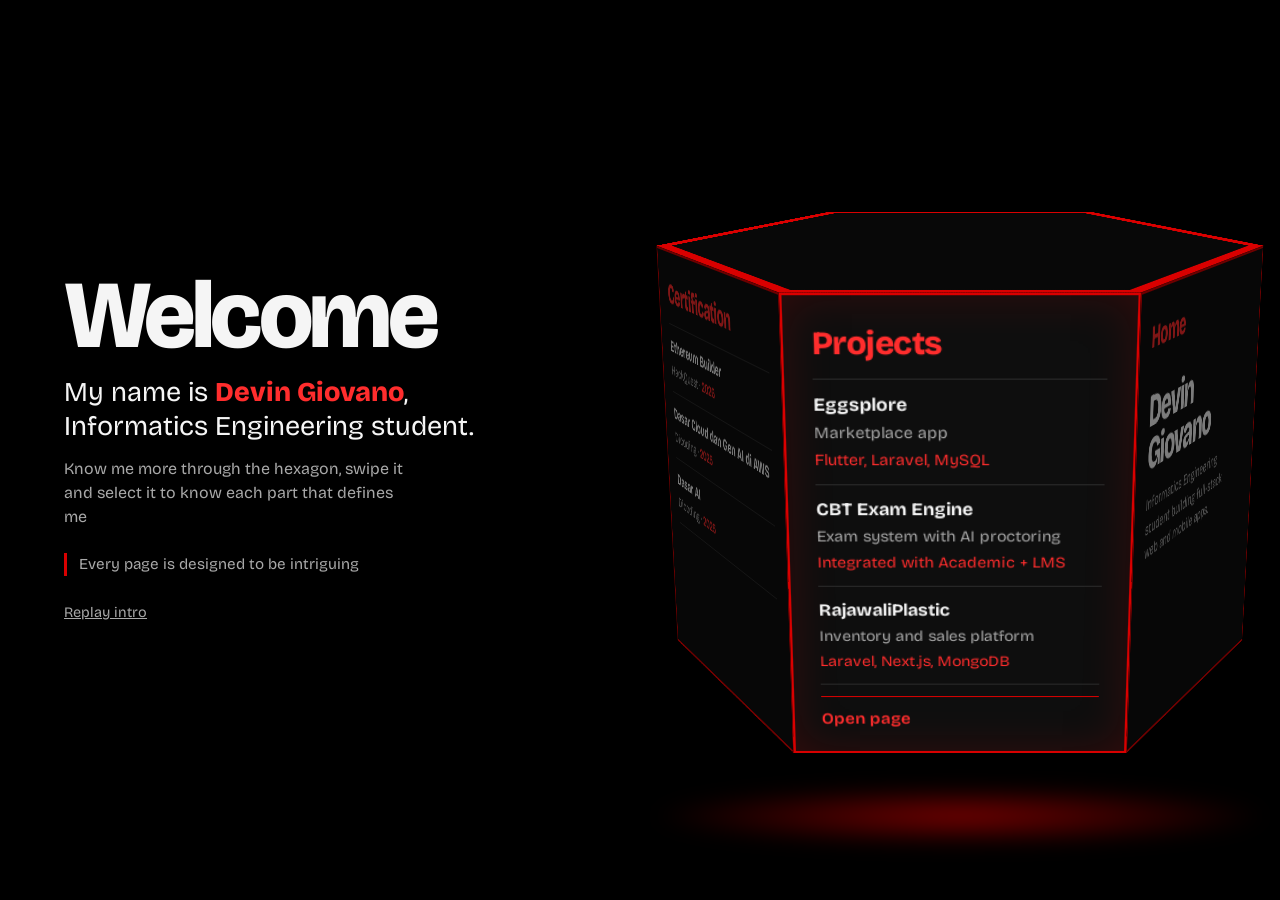
<file: index.html>
<!DOCTYPE html>
<html lang="en">
<head>
<meta charset="utf-8">
<meta name="viewport" content="width=device-width, initial-scale=1, viewport-fit=cover">
<title>Portfolio</title>
<script>document.documentElement.classList.add('js');setTimeout(function(){document.documentElement.classList.add('go')},4000)</script> <!-- failsafe: starts the intro even if the script below fails -->
<link rel="preconnect" href="https://fonts.googleapis.com">
<link rel="preconnect" href="https://fonts.gstatic.com" crossorigin>
<link href="https://fonts.googleapis.com/css2?family=Bricolage+Grotesque:opsz,wght@12..96,400;12..96,600;12..96,800&display=swap" rel="stylesheet">
<link rel="stylesheet" href="css/hexagon.css">
</head>
<body>

<!-- A. OPENING CURTAIN -->
<div class="curtain" id="curtain" aria-hidden="true">
  <div class="half l"><span>GREET</span></div>
  <div class="half r"><span>INGS</span></div>
  <i class="seam"></i>
</div>

<div class="layout">

  <!-- A2. LEFT SIDE: WELCOME TEXT -->
  <section class="intro">
    <h1 class="pop-t t1">Welcome</h1>
    <p class="pop-t t2">My name is <b>Devin Giovano</b>,<br>Informatics Engineering student.</p>
    <p class="pop-t t3">Know me more through the hexagon, swipe it and select it to know each part that defines me</p>
    <p class="pop-t t4">Every page is designed to be intriguing</p>
    <button class="replay" id="replay" type="button">Replay intro</button>
  </section>

  <div class="right">

    <!-- B. 3D STAGE -->
    <div class="stage" id="stage">
      <div class="glow"></div>
      <div class="scaler">
        <div class="pop">
          <div class="tilt">
            <div class="prism" id="prism">

              <!-- B-1. HOME face -->
              <section class="face" style="--i:0" data-i="0" aria-label="Home">
                <h2>Home</h2>
                <div class="home-name">Devin<br>Giovano</div>
                <p class="home-role">Informatics Engineering student building full-stack web and mobile apps.</p>
              </section>

              <!-- B-2. ABOUT ME face -->
              <section class="face" style="--i:1" data-i="1" data-href="aboutme.html" aria-label="About me">
                <h2>About me</h2>
                <p>Informatics Engineering student with a 3.83 GPA and in-depth knowledge of Next.js and Laravel.</p>
                <p class="muted">Committed to delivering tasks efficiently and effectively, as a team leader, a team member, or independently.</p>
                <p class="muted">Based in Jakarta, Indonesia.</p>
              </section>

              <!-- B-3. SKILLS face -->
              <section class="face" style="--i:2" data-i="2" data-href="skillninterest.html#skill" aria-label="Skills">
                <h2>Skills</h2>
                <p class="muted">Tools I build with</p>
                <ul class="chips">
                  <li>Next.js</li>
                  <li>Laravel</li>
                  <li>Flutter</li>
                  <li>Python</li>
                  <li>Java</li>
                  <li>C++</li>
                  <li>React.js</li>
                </ul>
              </section>

              <!-- B-4. INTEREST face -->
              <section class="face" style="--i:3" data-i="3" data-href="skillninterest.html#interest" aria-label="Interest">
                <h2>Interest</h2>
                <p class="muted">Things I keep learning and exploring</p>
                <ul class="chips">
                  <li>Web development</li>
                  <li>Mobile apps</li>
                  <li>UI design</li>
                  <li>AI</li>
                </ul>
              </section>

              <!-- B-5. CERTIFICATION face -->
              <section class="face" style="--i:4" data-i="4" data-href="certification.html" aria-label="Certification">
                <h2>Certification</h2>
                <ul class="rows">
                  <li><b>Ethereum Builder</b><span>HackQuest · <span class="yr">2026</span></span></li>
                  <li><b>Dasar Cloud dan Gen AI di AWS</b><span>Dicoding · <span class="yr">2025</span></span></li>
                  <li><b>Dasar AI</b><span>Dicoding · <span class="yr">2025</span></span></li>
                </ul>
              </section>

              <!-- B-6. PROJECTS face -->
              <section class="face" style="--i:5" data-i="5" data-href="projects.html" aria-label="Projects">
                <h2>Projects</h2>
                <ul class="rows">
                  <li><b>Eggsplore</b><span>Marketplace app</span><br><span class="stack">Flutter, Laravel, MySQL</span></li>
                  <li><b>CBT Exam Engine</b><span>Exam system with AI proctoring</span><br><span class="stack">Integrated with Academic + LMS</span></li>
                  <li><b>RajawaliPlastic</b><span>Inventory and sales platform</span><br><span class="stack">Laravel, Next.js, MongoDB</span></li>
                </ul>
              </section>

              <!-- B-7. TOP and BOTTOM caps -->
              <canvas id="rain" aria-hidden="true"></canvas>
              <div class="cap top"></div>
              <div class="cap bot"></div>
            </div>
          </div>
        </div>
      </div>
    </div>

  </div>
</div>

<!-- D. JAVASCRIPT: drag, snap to a side, buttons, keyboard -->
<script src="js/hexagon.js"></script>
</body>
</html>
</file>
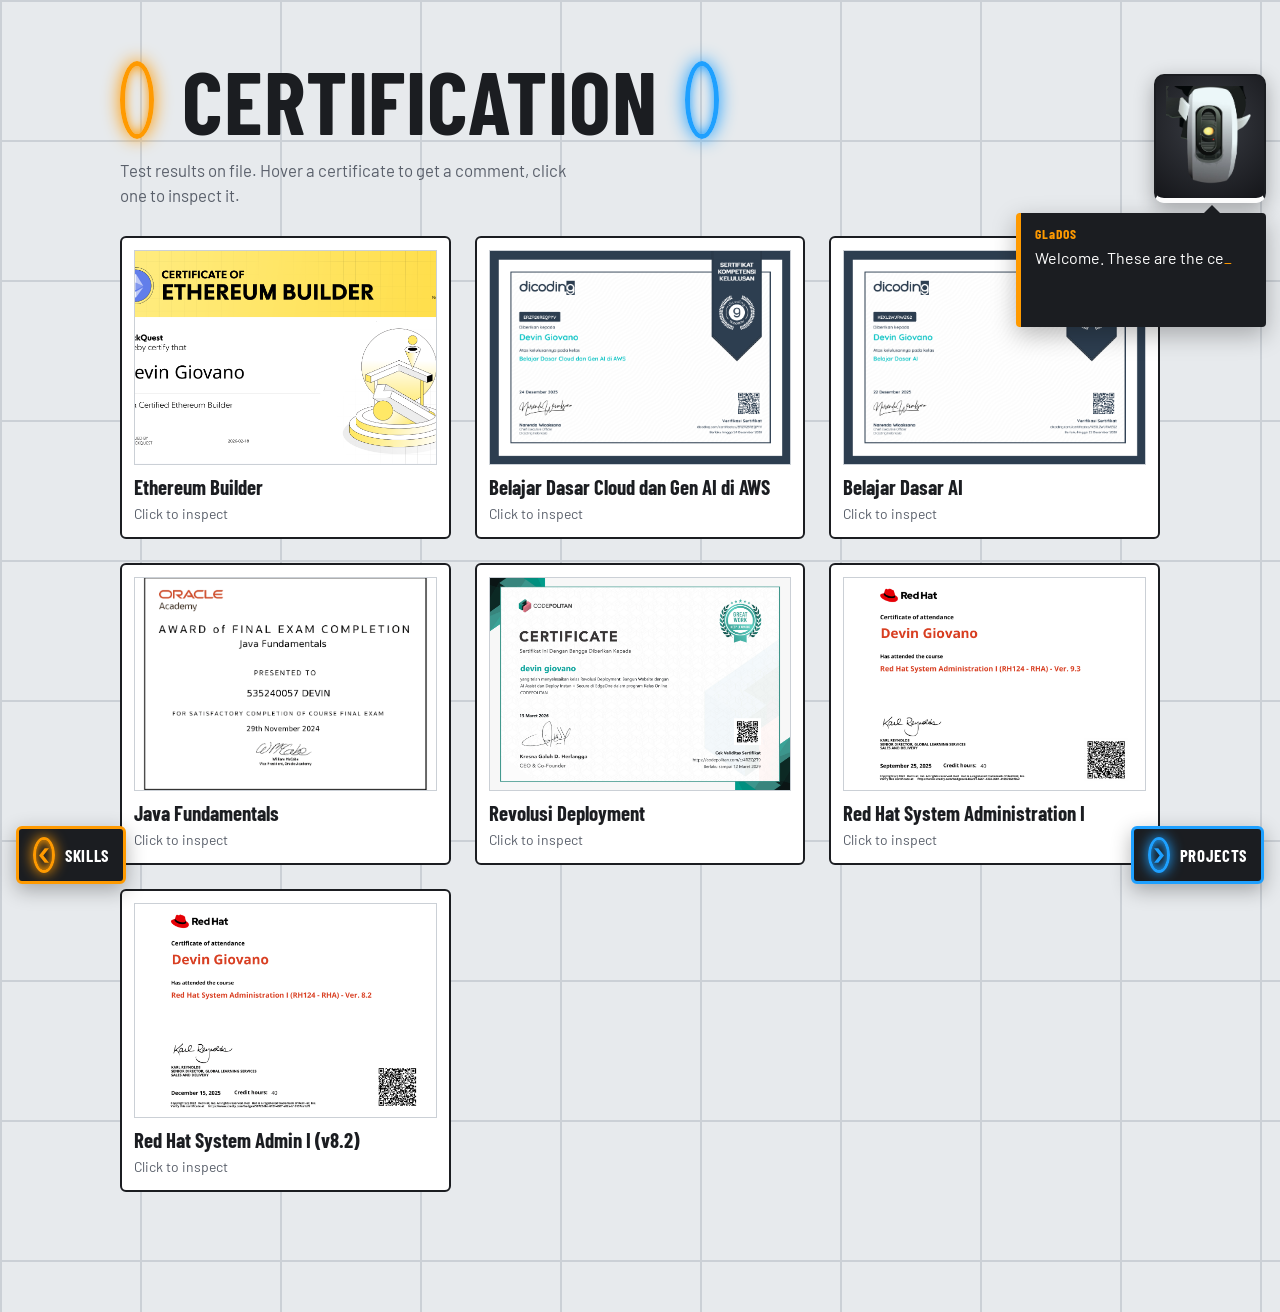
<file: certification.html>
<!DOCTYPE html>
<html lang="en">
<head>
<meta charset="utf-8">
<meta name="viewport" content="width=device-width, initial-scale=1, viewport-fit=cover">
<title>Certification</title>
<link rel="preconnect" href="https://fonts.googleapis.com">
<link rel="preconnect" href="https://fonts.gstatic.com" crossorigin>
<link href="https://fonts.googleapis.com/css2?family=Barlow:wght@400;600&family=Barlow+Condensed:wght@700&display=swap" rel="stylesheet">
<link rel="stylesheet" href="css/portal.css">
</head>
<body>

<!-- side bar -->
<a class="side side-prev" href="skillninterest.html" aria-label="Previous: Skill and Interest">
  <span class="side-portal" aria-hidden="true">
    <svg class="side-ico" viewBox="0 0 14 20"><polygon points="0,0 6,0 14,10 6,20 0,20 8,10"/></svg>
  </span>
  <small>PREV</small>
  <span class="side-t">Skills</span>
</a>
<a class="side side-next" href="projects.html" aria-label="Next: Projects">
  <span class="side-portal" aria-hidden="true">
    <svg class="side-ico" viewBox="0 0 14 20"><polygon points="0,0 6,0 14,10 6,20 0,20 8,10"/></svg>
  </span>
  <small>NEXT</small>
  <span class="side-t">Projects</span>
</a>

<main>
  <section class="hero">
    <div class="wrap">
      <div class="hero-row">
        <span class="portal" aria-hidden="true"></span>
        <h1>Certification</h1>
        <span class="portal blue" aria-hidden="true"></span>
      </div>
      <p>Test results on file. Hover a certificate to get a comment, click one to inspect it.</p>
    </div>
  </section>

  <!-- segment : certificates -->
  <section>
    <div class="wrap">
      <ul class="certs">
      <li><button class="cert" type="button" data-title="Ethereum Builder" data-desc="Certified Ethereum Builder credential issued by HackQuest on 18 February 2026, showing hands-on knowledge of building on Ethereum.">
        <img src="documents/EtheriumBuilder - DG.png" alt="" loading="lazy"><b>Ethereum Builder</b><small>Click to inspect</small></button></li>
      <li><button class="cert" type="button" data-title="Belajar Dasar Cloud dan Gen AI di AWS" data-desc="Dicoding course made with AWS, finished on 24 December 2025. It covers AWS cloud services, global infrastructure, security, pricing and the basics of AI and generative AI.">
        <img src="documents/CloudandGenai - DG.png" alt="" loading="lazy"><b>Belajar Dasar Cloud dan Gen AI di AWS</b><small>Click to inspect</small></button></li>
      <li><button class="cert" type="button" data-title="Belajar Dasar AI" data-desc="Dicoding beginner course on AI fundamentals, finished on 22 December 2025. It covers data for AI, machine learning and deep learning.">
        <img src="documents/DasarAI - DG.png" alt="" loading="lazy"><b>Belajar Dasar AI</b><small>Click to inspect</small></button></li>
      <li><button class="cert" type="button" data-title="Java Fundamentals" data-desc="Oracle Academy award for passing the Java Fundamentals final exam, received on 29 November 2024.">
        <img src="documents/FinalsJavaFundalmental - DG .png" alt="" loading="lazy"><b>Java Fundamentals</b><small>Click to inspect</small></button></li>
      <li><button class="cert" type="button" data-title="Revolusi Deployment" data-desc="Codepolitan online class certificate, issued on 13 March 2026 and valid until 12 March 2029. It covers building a website with AI assistants and deploying it instantly and securely on EdgeOne.">
        <img src="documents/Codepolitan - DG.png" alt="" loading="lazy"><b>Revolusi Deployment</b><small>Click to inspect</small></button></li>
      <li><button class="cert" type="button" data-title="Red Hat System Administration I" data-desc="Red Hat certificate of attendance for course RH124 (version 9.3), issued on 25 September 2025 with 40 credit hours. It covers the fundamentals of administering a Red Hat Enterprise Linux system.">
        <img src="documents/Redhat 9.3 - DG.png" alt="" loading="lazy"><b>Red Hat System Administration I</b><small>Click to inspect</small></button></li>
      <li><button class="cert" type="button" data-title="Red Hat System Administration I (v8.2)" data-desc="Red Hat certificate of attendance for course RH124 (version 8.2), issued on 15 December 2025 with 40 credit hours. It covers the fundamentals of administering a Red Hat Enterprise Linux system.">
        <img src="documents/Redhat8.2 - DG.png" alt="" loading="lazy"><b>Red Hat System Admin I (v8.2)</b><small>Click to inspect</small></button></li>
      </ul>
    </div>
  </section>
</main>

<!-- ZOOM VIEW -->
<div class="modal" id="modal" role="dialog" aria-modal="true" aria-label="Certificate view">
  <div class="zoom"><img id="zimg" alt=""></div>
</div>
<button class="close" id="close" type="button">Close</button>

<aside class="glados" id="glados" aria-label="Assistant">
  <div class="feed">
    <img class="char" src="webasset/glados.png" alt="" onerror="this.hidden=true;document.getElementById('gfall').removeAttribute('hidden')">
    <svg id="gfall" class="char" viewBox="0 0 120 160" aria-hidden="true" hidden>
          <rect x="57" y="0" width="6" height="40" fill="#555"/><rect x="50" y="34" width="20" height="14" rx="3" fill="#3a3d44"/>
          <path d="M22 84c0-24 16-38 38-38s38 14 38 38-16 36-38 36S22 108 22 84z" fill="#d9dde2" stroke="#8a9099" stroke-width="3"/>
          <path d="M22 84c0-6 1-12 4-17l14 10-4 24-12-2c-2-5-2-10-2-15z" fill="#aeb4bc"/><path d="M98 84c0-6-1-12-4-17l-14 10 4 24 12-2c2-5 2-10 2-15z" fill="#aeb4bc"/>
          <circle cx="60" cy="86" r="17" fill="#15161a" stroke="#6b717b" stroke-width="3"/><circle class="eye" cx="60" cy="86" r="9" fill="#FF9A00"/>
          <path d="M44 122l-6 22M76 122l6 22" stroke="#555" stroke-width="5" stroke-linecap="round"/>
        </svg>
  </div>
  <div class="bubble">
    <span class="who" id="who">GLaDOS</span>
    <div class="line"><span class="ghost" id="ghost" aria-hidden="true"></span><span class="typed" id="typed" aria-hidden="true"></span></div>
    <span class="sr" id="sr" aria-live="polite"></span>
  </div>
</aside>

<script src="js/portal.js"></script>
</body>
</html>
</file>
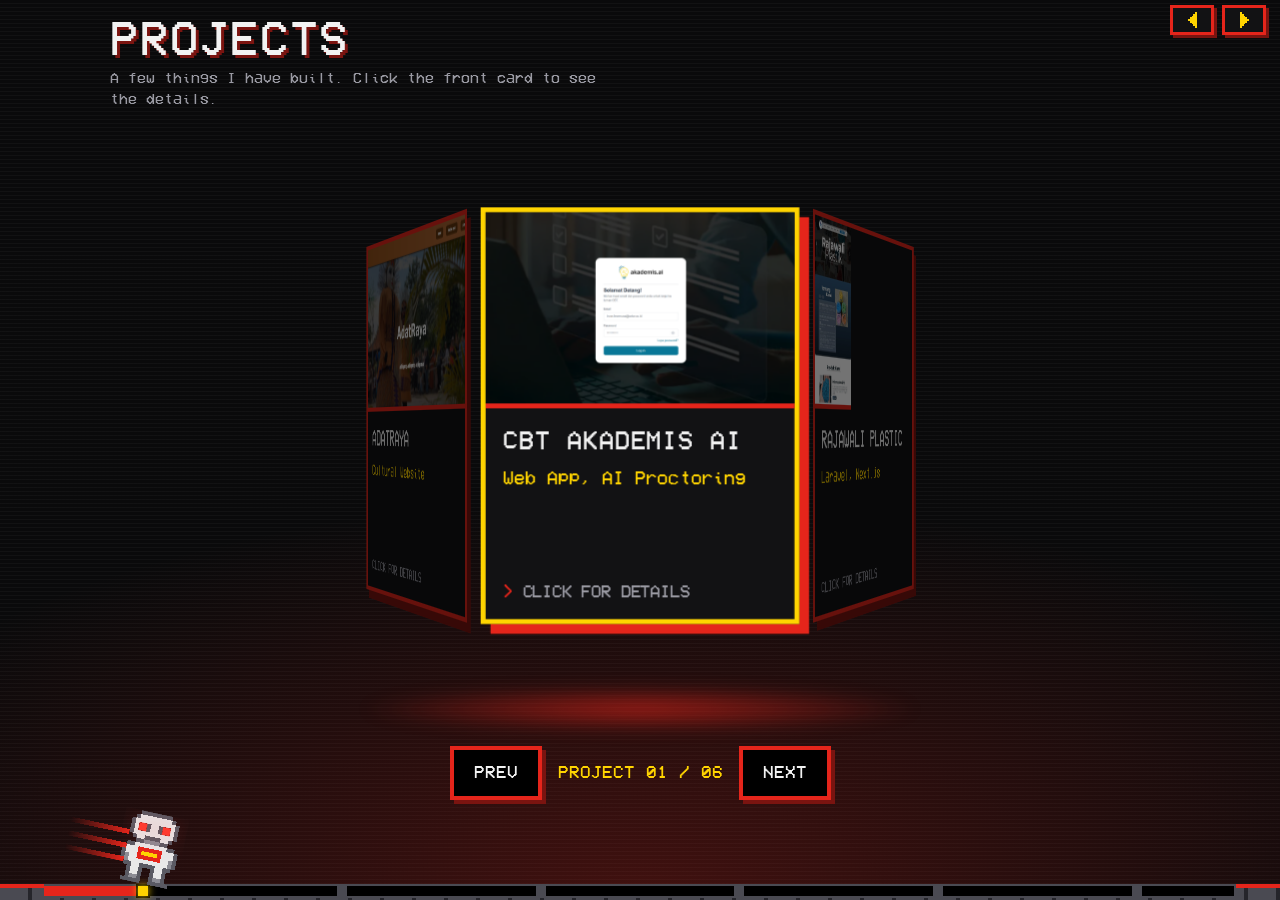
<file: projects.html>
<!DOCTYPE html>
<html lang="en">
<head>
<meta charset="utf-8">
<meta name="viewport" content="width=device-width, initial-scale=1, viewport-fit=cover">
<title>Projects</title>
<link rel="stylesheet" href="css/ultra.css">
</head>
<body>

<!-- Side bar -->
<a class="side side-prev" href="certification.html" title="Previous: Certification" aria-label="Previous: Certification">
  <svg class="side-ico" viewBox="0 0 5 9" aria-hidden="true"><path d="M0 0h1v1H0zM0 1h2v1H0zM0 2h3v1H0zM0 3h4v1H0zM0 4h5v1H0zM0 5h4v1H0zM0 6h3v1H0zM0 7h2v1H0zM0 8h1v1H0z"/></svg>
  <small>PREV</small>
  <span class="side-t">Certs</span>
</a>
<a class="side side-next" href="aboutme.html" title="Next: About me" aria-label="Next: About me">
  <svg class="side-ico" viewBox="0 0 5 9" aria-hidden="true"><path d="M0 0h1v1H0zM0 1h2v1H0zM0 2h3v1H0zM0 3h4v1H0zM0 4h5v1H0zM0 5h4v1H0zM0 6h3v1H0zM0 7h2v1H0zM0 8h1v1H0z"/></svg>
  <small>NEXT</small>
  <span class="side-t">About</span>
</a>
<main>

  <!-- TITLE -->
  <section class="head">
    <div class="wrap">
      <h1 data-text="Projects">Projects</h1>
      <p class="sub">A few things I have built. Click the front card to see the details.</p>
    </div>
  </section>

  <!-- segment : 3D ring slider -->
  <div class="stage" id="stage">
    <div class="scaler">
      <div class="ring" id="ring">
        <button class="card" type="button" data-name="CBT Akademis AI" data-tags="Web App, AI Proctoring, LMS"
          data-link="https://github.com/NatanaelVineDjapri/CBT-Akademis-AI"
          data-link2="https://journal.untar.ac.id/index.php/jiksi/article/view/38604" data-link2-label="Read the paper"
          data-gallery="webasset/cbtakademisai{n}.png" data-gallery-from="2" data-gallery-to="39"
          data-desc="CBT Akademis AI is a web-based Computer-Based Testing platform integrated with Academic Systems, LMS, and PMB. It features question bank management, exam scheduling, automated grading, real-time monitoring, and AI-powered proctoring to deliver a secure, scalable, and efficient digital examination experience.">
          <div class="c-img"><img src="webasset/cbtakademisai.png" alt=""></div>
          <div class="c-body"><h3>CBT Akademis AI</h3><p class="c-tags">Web App, AI Proctoring</p></div>
          <span class="c-more">Click for details</span>
        </button>
        <button class="card" type="button" data-name="Rajawali Plastic" data-tags="Laravel, Next.js, MongoDB"
          data-link="https://github.com/NatanaelVineDjapri/RajawaliPlastic"
          data-gallery="webasset/rajawaliplastic{n}.png" data-gallery-from="2" data-gallery-to="25"
          data-desc="Rajawali Plastic is a web-based platform developed to modernize plastic product distribution through digital product management, inventory tracking, order processing, sales monitoring, and customer management. Built with Laravel, Next.js, and MongoDB, the platform aims to streamline business operations and provide a scalable foundation for future development. Designed to be scalable, modular, and easily extendable for future development.">
          <div class="c-img"><img src="webasset/rajawaliplastic.png" alt=""></div>
          <div class="c-body"><h3>Rajawali Plastic</h3><p class="c-tags">Laravel, Next.js</p></div>
          <span class="c-more">Click for details</span>
        </button>
        <button class="card" type="button" data-name="Eggsplore Marketplace" data-tags="Marketplace" data-layout="portrait"
          data-link="https://github.com/NatanaelVineDjapri/Eggsplore_Marketplace"
          data-gallery="webasset/eggsplore{n}.png" data-gallery-from="2" data-gallery-to="26"
          data-desc="Eggsplore Marketplace is a mobile e-commerce application developed using Flutter as a midterm project. Inspired by popular platforms like Tokopedia, Shopee, and Lazada, it features product browsing, user authentication, shopping carts, checkout, digital wallet management, wishlists, messaging, and product selling. Built with Flutter, Laravel, and MySQL, the application follows a structured front-end and back-end architecture designed for future development and scalability.">
          <div class="c-img"><img src="webasset/eggsplore.png" alt=""></div>
          <div class="c-body"><h3>Eggsplore Marketplace</h3><p class="c-tags">Marketplace</p></div>
          <span class="c-more">Click for details</span>
        </button>
        <button class="card" type="button" data-name="Cosmo" data-tags="Social Media, Back-End"
          data-link="https://github.com/ClaudioTaffarel/Project-UAS-BE-2025"
          data-gallery="webasset/cosmo{n}.png" data-gallery-from="2" data-gallery-to="19"
          data-desc="Cosmo is a space-inspired social media platform developed as a final project for the Back-End Programming course. Inspired by Instagram, it allows users to share posts, follow other users, like content, exchange messages, and customize their profiles, while providing administrators with tools to moderate posts across the platform.">
          <div class="c-img"><img src="webasset/cosmo.png" alt=""></div>
          <div class="c-body"><h3>Cosmo</h3><p class="c-tags">Social Media, Back-End</p></div>
          <span class="c-more">Click for details</span>
        </button>
        <button class="card" type="button" data-name="BlogScryption" data-tags="HTML, CSS, JavaScript"
          data-link="https://github.com/Depper2/BlogScryption"
          data-gallery="webasset/blogscryption{n}.png" data-gallery-from="2" data-gallery-to="4"
          data-desc="BlogScryption is a website dedicated to exploring and sharing information about the game Inscryption, built using HTML, CSS, and JavaScript while implementing CRUD (Create, Read, Update, Delete) functionality for managing content.">
          <div class="c-img"><img src="webasset/blogscryption.png" alt=""></div>
          <div class="c-body"><h3>BlogScryption</h3><p class="c-tags">HTML, CSS, JavaScript</p></div>
          <span class="c-more">Click for details</span>
        </button>
        <button class="card" type="button" data-name="Adatraya" data-tags="Cultural Website"
          data-link="https://github.com/Depper2/Adat-Raya"
          data-gallery="webasset/adatraya{n}.png" data-gallery-from="2" data-gallery-to="6"
          data-desc="Adatraya is a cultural exploration website that showcases Indonesia’s diverse traditions and life-cycle festivals, including birth, death, and other cultural ceremonies. Covering traditions from across Indonesia, the platform allows users to explore festival galleries, search and filter traditions, save favorites, and learn more about their origins, meanings, and cultural significance.">
          <div class="c-img"><img src="webasset/adatraya.png" alt=""></div>
          <div class="c-body"><h3>Adatraya</h3><p class="c-tags">Cultural Website</p></div>
          <span class="c-more">Click for details</span>
        </button>
      </div>
    </div>
  </div>

  <!-- CONTROLS -->
  <div class="ctrl">
    <button class="btn" id="prev" type="button">Prev</button>
    <span class="counter" id="counter" aria-live="polite">Project 01 / 06</span>
    <button class="btn" id="next" type="button">Next</button>
  </div>

  <div class="wrap">
    <div class="track" id="track" role="slider" tabindex="0" aria-label="Project slider" aria-valuemin="1" aria-valuemax="6" aria-valuenow="1"></div>
      <div class="ground"></div>
      <div class="rail" id="rail">
        <div class="robot" id="robot">
          <div class="bob"><div class="flip"><span class="trail"></span>
            <svg class="sprite" viewBox="0 0 16 18" aria-hidden="true"><path fill="#5a5a63" d="M4 0h1v1h-1zM5 0h1v1h-1zM6 0h1v1h-1zM7 0h1v1h-1zM8 0h1v1h-1zM9 0h1v1h-1zM10 0h1v1h-1zM11 0h1v1h-1zM3 1h1v1h-1zM12 1h1v1h-1zM2 2h1v1h-1zM13 2h1v1h-1zM2 3h1v1h-1zM6 3h1v1h-1zM9 3h1v1h-1zM13 3h1v1h-1zM2 4h1v1h-1zM6 4h1v1h-1zM9 4h1v1h-1zM13 4h1v1h-1zM2 5h1v1h-1zM13 5h1v1h-1zM3 6h1v1h-1zM6 6h1v1h-1zM7 6h1v1h-1zM8 6h1v1h-1zM9 6h1v1h-1zM12 6h1v1h-1zM4 7h1v1h-1zM5 7h1v1h-1zM10 7h1v1h-1zM11 7h1v1h-1zM2 8h1v1h-1zM3 8h1v1h-1zM12 8h1v1h-1zM13 8h1v1h-1zM1 9h1v1h-1zM14 9h1v1h-1zM1 10h1v1h-1zM14 10h1v1h-1zM1 11h1v1h-1zM14 11h1v1h-1zM1 12h1v1h-1zM14 12h1v1h-1zM2 13h1v1h-1zM3 13h1v1h-1zM6 13h1v1h-1zM7 13h1v1h-1zM8 13h1v1h-1zM9 13h1v1h-1zM12 13h1v1h-1zM13 13h1v1h-1zM3 14h1v1h-1zM6 14h1v1h-1zM9 14h1v1h-1zM12 14h1v1h-1zM3 15h1v1h-1zM6 15h1v1h-1zM9 15h1v1h-1zM12 15h1v1h-1zM3 16h1v1h-1zM6 16h1v1h-1zM9 16h1v1h-1zM12 16h1v1h-1zM2 17h1v1h-1zM3 17h1v1h-1zM4 17h1v1h-1zM5 17h1v1h-1zM6 17h1v1h-1zM9 17h1v1h-1zM10 17h1v1h-1zM11 17h1v1h-1zM12 17h1v1h-1zM13 17h1v1h-1z"/><path fill="#e8e8e8" d="M4 1h1v1h-1zM5 1h1v1h-1zM6 1h1v1h-1zM7 1h1v1h-1zM8 1h1v1h-1zM9 1h1v1h-1zM10 1h1v1h-1zM11 1h1v1h-1zM3 2h1v1h-1zM4 2h1v1h-1zM5 2h1v1h-1zM6 2h1v1h-1zM7 2h1v1h-1zM8 2h1v1h-1zM9 2h1v1h-1zM10 2h1v1h-1zM11 2h1v1h-1zM12 2h1v1h-1zM3 3h1v1h-1zM7 3h1v1h-1zM8 3h1v1h-1zM12 3h1v1h-1zM3 4h1v1h-1zM7 4h1v1h-1zM8 4h1v1h-1zM12 4h1v1h-1zM3 5h1v1h-1zM4 5h1v1h-1zM5 5h1v1h-1zM6 5h1v1h-1zM7 5h1v1h-1zM8 5h1v1h-1zM9 5h1v1h-1zM10 5h1v1h-1zM11 5h1v1h-1zM12 5h1v1h-1zM4 6h1v1h-1zM5 6h1v1h-1zM10 6h1v1h-1zM11 6h1v1h-1zM4 8h1v1h-1zM5 8h1v1h-1zM6 8h1v1h-1zM7 8h1v1h-1zM8 8h1v1h-1zM9 8h1v1h-1zM10 8h1v1h-1zM11 8h1v1h-1zM2 9h1v1h-1zM3 9h1v1h-1zM4 9h1v1h-1zM11 9h1v1h-1zM12 9h1v1h-1zM13 9h1v1h-1zM2 10h1v1h-1zM3 10h1v1h-1zM4 10h1v1h-1zM11 10h1v1h-1zM12 10h1v1h-1zM13 10h1v1h-1zM3 11h1v1h-1zM4 11h1v1h-1zM11 11h1v1h-1zM12 11h1v1h-1zM3 12h1v1h-1zM4 12h1v1h-1zM5 12h1v1h-1zM6 12h1v1h-1zM7 12h1v1h-1zM8 12h1v1h-1zM9 12h1v1h-1zM10 12h1v1h-1zM11 12h1v1h-1zM12 12h1v1h-1zM4 13h1v1h-1zM5 13h1v1h-1zM10 13h1v1h-1zM11 13h1v1h-1zM4 14h1v1h-1zM5 14h1v1h-1zM10 14h1v1h-1zM11 14h1v1h-1zM4 15h1v1h-1zM5 15h1v1h-1zM10 15h1v1h-1zM11 15h1v1h-1z"/><path fill="#8c8c94" d="M6 7h1v1h-1zM7 7h1v1h-1zM8 7h1v1h-1zM9 7h1v1h-1zM2 11h1v1h-1zM13 11h1v1h-1zM2 12h1v1h-1zM13 12h1v1h-1zM4 16h1v1h-1zM5 16h1v1h-1zM10 16h1v1h-1zM11 16h1v1h-1z"/><path fill="#E5251B" d="M5 9h1v1h-1zM6 9h1v1h-1zM7 9h1v1h-1zM8 9h1v1h-1zM9 9h1v1h-1zM10 9h1v1h-1zM5 10h1v1h-1zM10 10h1v1h-1zM5 11h1v1h-1zM6 11h1v1h-1zM7 11h1v1h-1zM8 11h1v1h-1zM9 11h1v1h-1zM10 11h1v1h-1z"/><path fill="#FFD400" d="M6 10h1v1h-1zM7 10h1v1h-1zM8 10h1v1h-1zM9 10h1v1h-1z"/><path class="eyes" fill="#FF3B30" d="M4 3h1v1h-1zM5 3h1v1h-1zM10 3h1v1h-1zM11 3h1v1h-1zM4 4h1v1h-1zM5 4h1v1h-1zM10 4h1v1h-1zM11 4h1v1h-1z"/></svg>
          </div></div>
        </div>
      </div>
    </div>
  </div>
</main>

<!-- segment : detail window, project info with a screenshot slider (filled by js/ultra.js) -->
<div class="dlg" id="dlg" role="dialog" aria-modal="true" aria-labelledby="dName">
  <div class="win">
    <div class="win-bar"><span>Project file</span><button class="x" id="dClose" type="button" aria-label="Close">X</button></div>
    <div class="win-body">
      <h2 id="dName">Project name</h2>
      <p class="tags" id="dTags"></p>
      <div class="shot" id="shot" hidden>
        <div class="shot-view"><img id="shotImg" alt=""></div>
        <div class="shot-bar">
          <button class="btn" id="shotPrev" type="button">Prev</button>
          <span class="shot-count" id="shotCount" aria-live="polite"></span>
          <button class="btn" id="shotNext" type="button">Next</button>
        </div>
      </div>
      <p class="desc" id="dDesc"></p>
      <a class="btn go" id="dGo" href="#" target="_blank" rel="noopener">Open project</a>
      <a class="btn go" id="dGo2" href="#" target="_blank" rel="noopener" hidden>Read the paper</a>
    </div>
  </div>
</div>

<div class="lb" id="lb" role="dialog" aria-modal="true" aria-label="Image viewer">
  <button class="x lb-x" id="lbClose" type="button" aria-label="Close">X</button>
  <img id="lbImg" alt="">
  <div class="lb-bar">
    <button class="btn" id="lbPrev" type="button">Prev</button>
    <span class="shot-count" id="lbCount" aria-live="polite"></span>
    <button class="btn" id="lbNext" type="button">Next</button>
  </div>
</div>

<script src="js/ultra.js"></script>
</body>
</html>
</file>
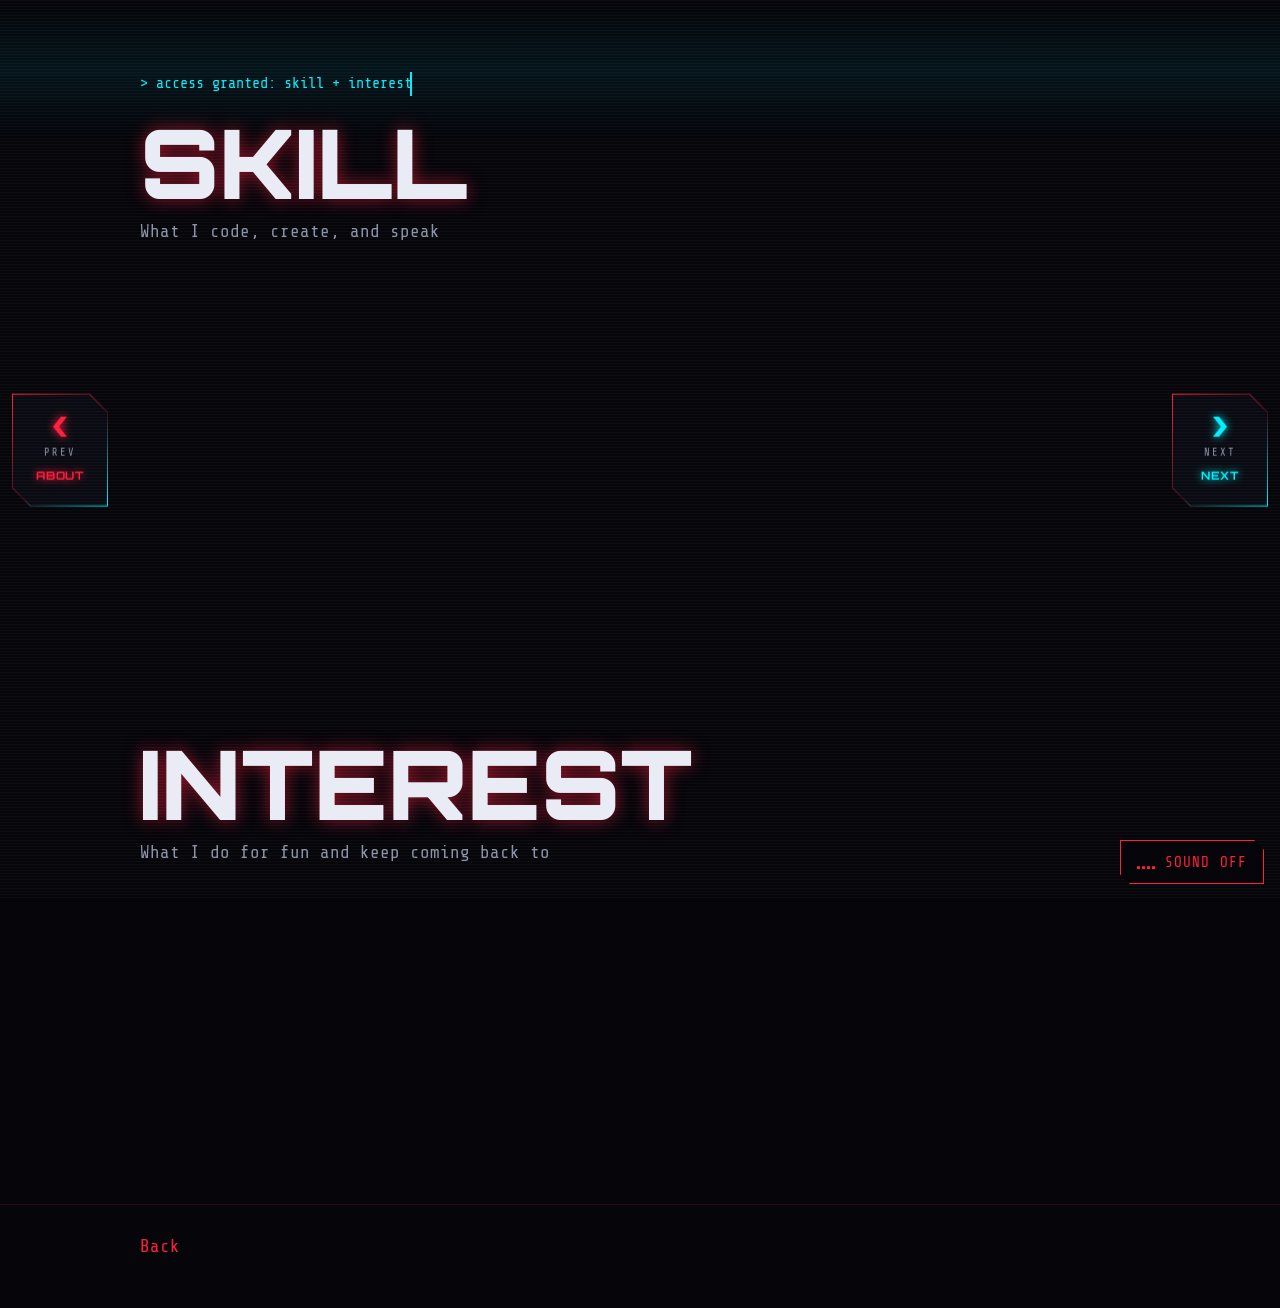
<file: skillninterest.html>
<!DOCTYPE html>
<html lang="en">
<head>
<meta charset="utf-8">
<meta name="viewport" content="width=device-width, initial-scale=1, viewport-fit=cover">
<title>Skill and Interest</title>
<script>document.documentElement.classList.add('js','booting')</script>
<link rel="preconnect" href="https://fonts.googleapis.com">
<link rel="preconnect" href="https://fonts.gstatic.com" crossorigin>
<link href="https://fonts.googleapis.com/css2?family=Orbitron:wght@700;900&family=Share+Tech+Mono&display=swap" rel="stylesheet">
<link rel="stylesheet" href="css/cyber.css">
</head>
<body>

<!-- segment : intro boot screen  -->
<div class="bs" id="bs" aria-hidden="true">
  <div class="bs-half bs-t"></div>
  <div class="bs-half bs-b"></div>
  <i class="bs-seam"></i>
  <div class="bs-term">
    <pre id="bsText"></pre>
    <div class="bs-bar"><i id="bsFill"></i></div>
    <span class="bs-skip">click to skip </span>
  </div>
</div>

<a class="side side-prev" href="aboutme.html" aria-label="Previous: About me">
  <span class="side-in">
    <svg class="side-ico" viewBox="0 0 14 20" aria-hidden="true"><polygon points="0,0 6,0 14,10 6,20 0,20 8,10"/></svg>
    <small>PREV</small>
    <span class="side-t">About</span>
  </span>
</a>
<a class="side side-next" href="certification.html" aria-label="Next: Next page">
  <span class="side-in">
    <svg class="side-ico" viewBox="0 0 14 20" aria-hidden="true"><polygon points="0,0 6,0 14,10 6,20 0,20 8,10"/></svg>
    <small>NEXT</small>
    <span class="side-t">Next</span>
  </span>
</a>

<main>
  <section id="skill">
    <div class="wrap">
      <span class="boot" style="--n:34">&gt; access granted: skill + interest</span>
      <h1 class="sec-title" data-text="SKILL">SKILL</h1>
      <p class="sec-sub">What I code, create, and speak</p>

      <div class="grid">
        <article class="panel reveal"><div class="in">
          <h3>Programming</h3>
          <ul class="chips">
            <li>Python</li><li>SQL</li><li>Java</li><li>C++</li><li>JavaScript</li><li>React.js</li>
          </ul>
        </div></article>
        <article class="panel reveal"><div class="in">
          <h3>Video editing / design</h3>
          <ul class="chips">
            <li>Canva</li><li>Figma</li><li>CapCut</li><li>DaVinci Resolve</li>
          </ul>
        </div></article>
        <article class="panel reveal"><div class="in">
          <h3>Language</h3>
          <ul class="langs">
            <li class="lang"><b>Indonesian</b><span>Native</span>
              <div class="seg"><i class="on" style="--d:0"></i><i class="on" style="--d:1"></i><i class="on" style="--d:2"></i><i class="on" style="--d:3"></i><i class="on" style="--d:4"></i></div></li>
            <li class="lang"><b>English</b><span>Professional working proficiency</span>
              <div class="seg"><i class="on" style="--d:0"></i><i class="on" style="--d:1"></i><i class="on" style="--d:2"></i><i class="on" style="--d:3"></i><i style="--d:4"></i></div></li>
            <li class="lang"><b>Japanese</b><span>Beginner</span>
              <div class="seg"><i class="on" style="--d:0"></i><i style="--d:1"></i><i style="--d:2"></i><i style="--d:3"></i><i style="--d:4"></i></div></li>
          </ul>
        </div></article>
      </div>
    </div>
  </section>

  <section id="interest">
    <div class="wrap">
      <h2 class="sec-title" data-text="INTEREST">INTEREST</h2>
      <p class="sec-sub">What I do for fun and keep coming back to</p>

      <div class="grid">

        <!-- segment : hobbies -->
        <article class="panel reveal"><div class="in">
          <h3>Hobbies</h3>
          <ul class="chips">
            <li>Games</li><li>Editing</li><li>Programming</li><li>Design</li><li>Gym</li><li>Boxing</li>
          </ul>
        </div></article>

        <article class="panel reveal"><div class="in">
          <h3>Media I like</h3>
          <ul class="list">
            <li><b>Whiplash</b><span>Film</span></li>
            <li><b>Fantastic Mr. Fox</b><span>Film</span></li>
            <li><b>Loki</b><span>Series</span></li>
          </ul>
        </div></article>

        <article class="panel reveal"><div class="in">
          <h3>Books</h3>
          <ul class="list">
            <li><b>Metamorphosis</b><span>Franz Kafka</span></li>
          </ul>
        </div></article>
      </div>
    </div>
  </section>
</main>

<!-- segment : footer with the back link -->
<footer>
  <div class="wrap"><a href="index.html">Back</a></div>
</footer>

<!-- segment : background music. The file must be named exactly audio/Cyber.mp3 (capital C) -->
<audio id="bgm" src="audio/cyber.mp3" loop preload="auto"></audio>
<button class="snd muted" id="snd" type="button" aria-pressed="false" aria-label="Toggle background music">
  <span class="eq" aria-hidden="true"><i></i><i></i><i></i><i></i></span>
  <span class="snd-t">Sound off</span>
</button>

<script src="js/cyber.js"></script>
</body>
</html>
</file>
<file: css/hexagon.css>
/*  1. THEME (black + red) and SIZES  */
:root{
  --bg:#000; --surface:#0E0E0E; --ink:#F5F5F5; --muted:#A8A8A8; --line:#2A2A2A;
  --accent:#FF2D2D; --accent-bg:#D90000; --tint:#1E0909;
  --font:"Bricolage Grotesque","Segoe UI",system-ui,-apple-system,Helvetica,Arial,sans-serif;
  --s:300px;                 /* width of one side of the hexagon */
  --h:420px;                 /* height of the prism */
  --ap:calc(var(--s) * .866);/* distance from centre to each side face */
  --k:1;                     /* scale (set by JavaScript on small screens) */
  color-scheme:dark;
}
*,*::before,*::after{box-sizing:border-box}
html,body{height:100%}
body{margin:0;background:var(--bg);color:var(--ink);font-family:var(--font);line-height:1.5;overflow:hidden;
  display:flex;flex-direction:column;
  padding:env(safe-area-inset-top,0px) 0 env(safe-area-inset-bottom,0px)}
:focus-visible{outline:3px solid var(--accent);outline-offset:3px;border-radius:8px}

/*  2. PAGE LAYOUT (welcome text on the left, hexagon on the right)  */
.layout{flex:1;min-height:0;display:grid;grid-template-columns:minmax(0,1fr) minmax(0,1fr)}
.right{display:flex;flex-direction:column;min-height:0;min-width:0}

/*  2b. WELCOME TEXT (each line pops in one after another)  */
.intro{display:flex;flex-direction:column;justify-content:center;min-width:0;padding:0 clamp(24px,5vw,72px)}
.intro h1{margin:0 0 14px;font-size:clamp(3rem,7.5vw,6.5rem);line-height:.95;letter-spacing:-.04em;font-weight:800}
.intro h1 span{color:var(--accent)}
.intro p{margin:0 0 14px;max-width:34ch}
.t2{font-size:clamp(1.25rem,2.2vw,1.7rem);line-height:1.25}
.t2 b{color:var(--accent);font-weight:800}
.t3{color:var(--muted)}
.t4{margin-top:10px!important;padding-left:12px;border-left:3px solid var(--accent-bg);color:var(--muted);font-size:.95rem}
.replay{align-self:flex-start;margin-top:6px;padding:6px 0;background:none;border:0;color:var(--muted);font:inherit;font-size:.9rem;text-decoration:underline;cursor:pointer}
.replay:hover{color:var(--accent)}
.pop-t{transform-origin:0 60%}
.js .pop-t{opacity:0}
.js.go .pop-t{animation:poptext .7s cubic-bezier(.2,1.2,.4,1) both}
.js.go .t1{animation-delay:1.2s}
.js.go .t2{animation-delay:1.4s}
.js.go .t3{animation-delay:1.55s}
.js.go .t4{animation-delay:1.7s}
@keyframes poptext{0%{opacity:0;transform:scale(.6) translateY(16px)}60%{opacity:1;transform:scale(1.06)}100%{opacity:1;transform:none}}

/*  2c. OPENING CURTAIN (red seam grows, then the screen splits open)  */
.curtain{display:none;position:fixed;inset:0;z-index:100;pointer-events:none}
.js .curtain{display:block}
.half{position:absolute;top:0;bottom:0;width:50%;background:#000;display:flex;align-items:center;
  font-weight:800;font-size:clamp(2.4rem,9vw,6rem);letter-spacing:-.03em}
.half.l{left:0;justify-content:flex-end;padding-right:8px;border-right:2px solid var(--accent-bg)}
.half.r{right:0;justify-content:flex-start;padding-left:8px;border-left:2px solid var(--accent-bg);color:var(--accent)}
.seam{position:absolute;left:50%;top:0;bottom:0;width:4px;margin-left:-2px;background:var(--accent);box-shadow:0 0 28px var(--accent);transform:scaleY(0)}
.js.go .seam{animation:seam .5s ease-out forwards,fadeout .25s .55s forwards}
.js.go .half.l{animation:openl .95s cubic-bezier(.77,0,.18,1) .55s forwards}
.js.go .half.r{animation:openr .95s cubic-bezier(.77,0,.18,1) .55s forwards}
@keyframes seam{to{transform:scaleY(1)}}
@keyframes fadeout{to{opacity:0}}
@keyframes openl{to{transform:translateX(-101%)}}
@keyframes openr{to{transform:translateX(101%)}}

/*  3. STAGE (3D viewport, drag area)  */
.stage{position:relative;flex:1;min-height:0;perspective:1600px;touch-action:pan-y;cursor:grab;user-select:none;-webkit-user-select:none}
.stage.dragging{cursor:grabbing}
.glow{position:absolute;left:50%;bottom:6%;width:min(620px,90vw);height:60px;transform:translateX(-50%);
  background:radial-gradient(closest-side,rgba(217,0,0,.55),transparent);filter:blur(10px);pointer-events:none}
.scaler{position:absolute;left:50%;top:50%;width:0;height:0;transform:scale(var(--k));transform-style:preserve-3d}
.pop{position:absolute;left:0;top:0;transform-style:preserve-3d}
.js .pop{transform:scale(0)}
.js.go .pop{animation:hexpop 1s ease-out 1.7s both}   /* hexagon pops up after the welcome text */
@keyframes hexpop{0%{transform:scale(0)}55%{transform:scale(1.14)}100%{transform:scale(1)}}
.tilt{position:absolute;left:0;top:0;transform:rotateX(-16deg);transform-style:preserve-3d}

/*  4. THE PRISM (rotates around the vertical axis)  */
.prism{position:absolute;left:calc(var(--s) / -2);top:calc(var(--h) / -2);width:var(--s);height:var(--h);transform-style:preserve-3d}
.prism.snap{transition:transform .8s cubic-bezier(.2,.8,.2,1)}
.prism.intro{transition:transform 1.8s cubic-bezier(.16,.8,.2,1)}

/*  5. SIDE FACES (6 faces, each turned 60 degrees)  */
.face{position:absolute;inset:0;padding:26px 24px;background:var(--surface);border:2px solid var(--accent-bg);
  backface-visibility:hidden;overflow:hidden;filter:brightness(.5);transition:filter .5s;
  transform:rotateY(calc(var(--i) * 60deg)) translateZ(var(--ap))}
.face.front{filter:none;box-shadow:inset 0 0 40px rgba(217,0,0,.18)}
/* Front face with a link: pointer cursor + "Open page" label at the bottom */
.face.front[data-href]{cursor:pointer}
.face.front[data-href]::after{content:"Open page";position:absolute;left:24px;right:24px;bottom:20px;padding:10px 0 0;
  border-top:1px solid var(--accent-bg);color:var(--accent);font-weight:600;font-size:.95rem}
.face h2{margin:0 0 14px;font-size:1.75rem;line-height:1.1;letter-spacing:-.02em;font-weight:800;color:var(--accent)}
.face p{margin:0 0 10px;font-size:.95rem}
.face .muted{color:var(--muted)}
.face ul{list-style:none;margin:0;padding:0}

/*  6. TOP AND BOTTOM HEXAGON CAPS  */
.cap{position:absolute;left:calc(var(--s) / -2);top:calc((var(--h) - var(--s) * 1.732) / 2);width:calc(var(--s) * 2);height:calc(var(--s) * 1.732);
  background:var(--accent-bg);clip-path:polygon(25% 0,75% 0,100% 50%,75% 100%,25% 100%,0 50%)}
.cap::after{content:"";position:absolute;inset:0;background:#080808;transform:scale(.95);clip-path:inherit}
.cap.top{transform:translateY(calc(var(--h) / -2)) rotateX(90deg)}
.cap.bot{transform:translateY(calc(var(--h) / 2)) rotateX(90deg)}

/*  7. FACE CONTENT: HOME  */
.home-name{font-size:2.6rem;line-height:.95;letter-spacing:-.04em;font-weight:800;margin:30px 0 14px}
.home-role{color:var(--muted);font-size:1.05rem;max-width:22ch}

/*  8. FACE CONTENT: INTEREST + SKILLS (chips)  */
.chips{display:flex;flex-wrap:wrap;gap:8px}
.chips li{background:var(--tint);border:1px solid var(--accent-bg);padding:6px 14px;border-radius:999px;font-weight:600;font-size:.9rem}

/*  9. FACE CONTENT: CERTIFICATION + PROJECTS (rows)  */
.rows li{padding:10px 0;border-bottom:1px solid var(--line)}
.rows li:first-child{border-top:1px solid var(--line)}
.rows b{display:block}
.rows span{font-size:.88rem;color:var(--muted)}
.rows .yr{color:var(--accent);font-weight:600}
.rows .stack{color:var(--accent)}

/*  10. NAV BUTTONS (jump to a side)  */
.nav{display:flex;flex-wrap:wrap;justify-content:center;gap:6px;padding:12px 16px 20px;margin:0;list-style:none}
.nav button{font:inherit;font-weight:600;font-size:.95rem;color:var(--muted);background:none;border:1px solid var(--line);
  padding:9px 13px;border-radius:999px;cursor:pointer;min-height:40px;transition:background .2s,color .2s,border-color .2s}
.nav button:hover{color:var(--ink);border-color:var(--accent)}
.nav button[aria-curren="true"]{background:var(--accent-bg);border-color:var(--accent-bg);color:#fff}

@media (max-width:860px){   /* phones and small tablets: text on top, hexagon below */
  .layout{grid-template-columns:1fr;grid-template-rows:auto minmax(0,1fr)}
  .intro{padding:14px 20px 0}
  .intro h1{font-size:clamp(2.4rem,11vw,3.4rem);margin-bottom:6px}
  .intro p{max-width:none;margin-bottom:6px}
  .t3{display:none}
}
@media (max-height:640px) and (min-width:861px){.t3{display:none}}
@media (prefers-reduced-motion:reduce){   /* softer intro: fades only, no sliding, popping or spinning */
  .prism.snap,.prism.intro,.face{transition:none}
  .js.go .half.l,.js.go .half.r{animation-name:fadeout;animation-duration:.8s}
  .js.go .pop-t{animation-name:fadein;animation-duration:.6s}
  .js .pop{transform:none}
  .js.go .pop{animation-name:fadein;animation-duration:.8s}
  @keyframes fadein{from{opacity:0}to{opacity:1}}
}
</file>
<file: css/portal.css>
/* 1. THEME: test chamber */
:root{
  --orange:#FF9A00; --blue:#1EA0FF; --ink:#1B1D21; --tile:#E7EAED; --line:#CBD0D6; --muted:#5A606B;
  --hdr:56px;
  --head:"Barlow Condensed","Arial Narrow",system-ui,sans-serif;
  --body:"Barlow","Segoe UI",system-ui,sans-serif;
}

/* 2. BASE STYLES */
*,*::before,*::after{box-sizing:border-box}
[hidden]{display:none!important}
body{margin:0;color:var(--ink);font:1.05rem/1.5 var(--body);background-color:var(--tile);
  background-image:linear-gradient(var(--line) 2px,transparent 2px),linear-gradient(90deg,var(--line) 2px,transparent 2px);background-size:140px 140px;
  padding-bottom:env(safe-area-inset-bottom,0px)}
:focus-visible{outline:3px solid var(--blue);outline-offset:3px}
.wrap{max-width:1080px;margin:0 auto;padding:0 20px}
.sr{position:absolute;width:1px;height:1px;overflow:hidden;clip:rect(0 0 0 0);white-space:nowrap}

/* 3. TOP BAR*/
.top{position:sticky;top:0;z-index:40;padding-top:env(safe-area-inset-top,0px);background:var(--ink);border-bottom:4px solid var(--orange)}
.top .wrap{display:flex;align-items:center;min-height:var(--hdr)}
.back{color:var(--orange);text-decoration:none;font:700 1.1rem var(--head);letter-spacing:.04em;padding:8px 0}
.back:hover{color:#fff}

/* 4. HERO */
.hero{padding:56px 0 28px}
.hero-row{display:flex;align-items:center;gap:clamp(12px,3vw,28px)}
.hero h1{margin:0;font:700 clamp(2.6rem,9vw,5.5rem)/1 var(--head);text-transform:uppercase;letter-spacing:.01em}
.hero p{margin:14px 0 0;color:var(--muted);max-width:52ch}
.portal{flex:none;width:clamp(22px,4vw,34px);height:clamp(52px,9vw,78px);border-radius:50%;border:5px solid var(--orange);
  box-shadow:0 0 18px var(--orange),inset 0 0 12px var(--orange);animation:portal 3.2s ease-in-out infinite}
.portal.blue{border-color:var(--blue);box-shadow:0 0 18px var(--blue),inset 0 0 12px var(--blue);animation-delay:-1.6s}
@keyframes portal{50%{transform:scaleY(1.07);filter:brightness(1.25)}}

/* 5. CERTIFICATE GRID */
main{padding-bottom:64px}
.certs{display:grid;grid-template-columns:repeat(3,1fr);gap:24px;list-style:none;margin:0;padding:0}
@media (max-width:900px){.certs{grid-template-columns:repeat(2,1fr)}}
@media (max-width:560px){.certs{grid-template-columns:1fr}}
.cert{display:block;width:100%;padding:12px;background:#fff;border:2px solid var(--ink);border-radius:6px;cursor:pointer;
  text-align:left;font:inherit;color:inherit;transition:box-shadow .2s,transform .2s}
.cert:hover,.cert:focus-visible{transform:translateY(-4px);box-shadow:0 0 0 3px var(--orange),0 0 28px rgba(255,154,0,.6)}
.cert img{display:block;width:100%;aspect-ratio:1200/850;object-fit:cover;border:1px solid var(--line)}
.cert b{display:block;margin-top:10px;font:700 1.3rem/1.2 var(--head)}
.cert small{color:var(--muted)}

/* 6. AI ASSISTANT  */
.glados{position:fixed;z-index:70;top:calc(var(--hdr) + 18px + env(safe-area-inset-top,0px));right:14px;width:min(250px,calc(100vw - 28px));
  display:flex;flex-direction:column;align-items:flex-end;gap:10px;pointer-events:none;
  transition:top .7s cubic-bezier(.2,.8,.2,1),right .7s cubic-bezier(.2,.8,.2,1),width .7s cubic-bezier(.2,.8,.2,1),transform .7s cubic-bezier(.2,.8,.2,1)}
.feed{width:112px;padding:10px;background:radial-gradient(circle at 50% 40%,#3a3d44,#15161a);border:2px solid var(--ink);border-bottom:5px solid var(--orange);
  border-radius:10px;transition:width .7s cubic-bezier(.2,.8,.2,1);box-shadow:0 6px 20px rgba(0,0,0,.3)}
.char{display:block;width:100%;height:auto}
.eye{animation:eye 2.4s ease-in-out infinite}
@keyframes eye{50%{opacity:.55}}
.glados.speaking .eye{animation-duration:.5s}
.glados.speaking .feed{border-bottom-color:#fff}
.bubble{position:relative;width:100%;padding:12px 14px;background:var(--ink);color:#fff;border-left:5px solid var(--orange);border-radius:4px;
  font-size:1rem;line-height:1.45;box-shadow:0 8px 24px rgba(0,0,0,.28)}
.bubble::before{content:"";position:absolute;right:46px;top:-8px;border:8px solid transparent;border-top:0;border-bottom-color:var(--ink)}
.who{display:block;margin-bottom:4px;color:var(--orange);font:700 .85rem var(--head);letter-spacing:.08em}
.line{position:relative}
.ghost{visibility:hidden}           
.typed{position:absolute;inset:0}
.glados.speaking .typed::after{content:"_";color:var(--orange);animation:blink .6s step-end infinite}
@keyframes blink{50%{opacity:0}}

/* zoomed state: she moves to the middle right and gets bigger */
.glados.big{top:50%;transform:translateY(-50%);right:3vw;width:min(380px,calc(100vw - 28px))}
.glados.big .feed{width:190px}
.glados.big .bubble{font-size:1.1rem;pointer-events:auto}

/* 7. ZOOM VIEW (certificate opens big)*/
.modal{position:fixed;inset:0;z-index:60;background:rgba(12,14,18,.88);opacity:0;visibility:hidden;transition:opacity .35s,visibility .35s}
.modal.open{opacity:1;visibility:visible}
.zoom{position:absolute;inset:0;display:flex;align-items:center;justify-content:center;padding:72px min(470px,46vw) 40px 40px}
.zoom img{display:block;max-width:100%;max-height:100%;background:#fff;box-shadow:0 0 0 3px var(--blue),0 0 60px rgba(30,160,255,.6)}
.close{position:fixed;z-index:80;top:calc(14px + env(safe-area-inset-top,0px));left:14px;padding:10px 18px;background:var(--ink);color:var(--orange);
  border:2px solid var(--orange);border-radius:4px;font:700 1.05rem var(--head);letter-spacing:.05em;cursor:pointer;
  opacity:0;visibility:hidden;transition:opacity .35s,visibility .35s}
.modal.open ~ .close{opacity:1;visibility:visible}
.close:hover{background:var(--orange);color:var(--ink)}

/* 8. MOBILE (assistant becomes a bar docked at the bottom) */
@media (max-width:720px){
  main{padding-bottom:170px}
  .glados,.glados.big{top:auto;bottom:0;left:0;right:0;width:auto;transform:none;flex-direction:row;align-items:flex-start;gap:10px;
    padding:10px 12px calc(10px + env(safe-area-inset-bottom,0px));background:rgba(231,234,237,.97);border-top:4px solid var(--orange);pointer-events:auto}
  .feed,.glados.big .feed{width:72px;flex:none;padding:6px}
  .glados.big .feed{width:92px}
  .bubble,.glados.big .bubble{flex:1;width:auto;max-height:34vh;overflow:auto;font-size:.95rem}
  .bubble::before{display:none}
  .zoom{padding:64px 14px calc(34vh + 40px)}
}
@media (max-width:560px){.hero h1{font-size:clamp(1.7rem,8vw,2.4rem)}.hero-row{gap:10px}}
@media (prefers-reduced-motion:reduce){
  *,*::before,*::after{animation:none!important;transition:none!important}
}

/* 9. SIDE NAV */
.side{--c:var(--orange);position:fixed;top:62%;z-index:45;width:96px;
  display:flex;flex-direction:column;align-items:center;gap:8px;padding:16px 6px 14px;
  background:var(--ink);color:#fff;border:3px solid var(--c);border-radius:6px;text-decoration:none;
  transform:translateY(-50%);box-shadow:0 6px 20px rgba(0,0,0,.3);
  transition:background .2s,color .2s,border-color .2s,box-shadow .2s,transform .2s}
.side-prev{left:12px}
.side-next{--c:var(--blue);right:12px}

.side-portal{display:grid;place-items:center;width:34px;height:58px;border-radius:50%;
  border:4px solid var(--c);box-shadow:0 0 14px var(--c),inset 0 0 10px var(--c);
  animation:portal 3.2s ease-in-out infinite;transition:border-color .2s,box-shadow .2s}
.side-next .side-portal{animation-delay:-1.6s}
.side-ico{width:10px;height:15px;fill:var(--c);transition:fill .2s}
.side-prev .side-ico{transform:scaleX(-1)}
.side small{font:700 .8rem var(--head);letter-spacing:.14em;color:var(--c);transition:color .2s}
.side-t{font:700 1.05rem/1.1 var(--head);text-transform:uppercase;letter-spacing:.04em;text-align:center}

.side:hover,.side:focus-visible{background:var(--c);color:var(--ink);
  transform:translateY(calc(-50% - 4px));box-shadow:0 0 0 3px var(--c),0 0 28px var(--c)}
.side:hover .side-portal,.side:focus-visible .side-portal{border-color:var(--ink);box-shadow:none}
.side:hover .side-ico,.side:focus-visible .side-ico{fill:var(--ink)}
.side:hover small,.side:focus-visible small{color:var(--ink)}

/* medium screens: bottom corners (the assistant lives top right) */
@media (min-width:721px) and (max-width:1300px){
  .side{top:auto;bottom:calc(16px + env(safe-area-inset-bottom,0px));transform:none;width:auto;
    flex-direction:row;gap:10px;padding:8px 14px}
  .side:hover,.side:focus-visible{transform:translateY(-4px)}
  .side small{display:none}
  .side-portal{width:22px;height:36px;border-width:3px}
  .side-prev{left:16px}
  .side-next{right:16px}
  main{padding-bottom:120px}
}

/* phones: small portal buttons inside the top bar, since the assistant docks at the bottom */
@media (max-width:720px){
  .side{top:calc(5px + env(safe-area-inset-top,0px));bottom:auto;transform:none;z-index:41;width:auto;padding:4px 8px}
  .side:hover,.side:focus-visible{transform:none}
  .side small,.side-t{display:none}
  .side-portal{width:20px;height:32px;border-width:3px}
  .side-prev{left:auto;right:64px}
  .side-next{right:12px}
}
</file>
<file: css/ultra.css>
/* 1. FONT */
@font-face{font-family:"VCR OSD Mono";src:local("VCR OSD Mono"),url("../fonts/VCR_OSD_MONO_1.001.ttf") format("truetype");font-display:swap}

/* 2. THEME + PAGE: dark steel, blood red, warning yellow*/
:root{
  --bg:#0A0A0B; --panel:#121214; --ink:#F2F2F2; --muted:#9A9AA3;
  --red:#E5251B; --red-d:#7A1410; --yellow:#FFD400; --steel:#4A4A52;
  --font:"VCR OSD Mono","Courier New",monospace;
  --cw:260px; --ch:340px;
  --k:1; 
}
*,*::before,*::after{box-sizing:border-box}
[hidden]{display:none!important}
body{margin:0;display:flex;flex-direction:column;min-height:100vh;min-height:100dvh;
  background:var(--bg);color:var(--ink);font:1.15rem/1.4 var(--font);overflow-x:hidden;
  background-image:radial-gradient(70% 45% at 50% 100%,rgba(229,37,27,.25),transparent),repeating-linear-gradient(0deg,rgba(255,255,255,.03) 0 1px,transparent 1px 4px);
  padding-bottom:env(safe-area-inset-bottom,0px)}
main{flex:1;display:flex;flex-direction:column;min-height:0}
:focus-visible{outline:3px solid var(--yellow);outline-offset:3px}
.wrap{max-width:1100px;margin:0 auto;padding:0 20px}

/* 3. TOP BAR (hazard stripes)*/
.top{padding-top:env(safe-area-inset-top,0px);background:repeating-linear-gradient(-45deg,#101012 0 14px,#1B1B1F 14px 28px);border-bottom:4px solid var(--red)}
.top .wrap{display:flex;align-items:center;min-height:40px}
.back{color:var(--yellow);text-decoration:none;text-transform:uppercase;padding:8px 0}
.back:hover{color:#fff}

/* 4. TITLE (glitch)*/
.head{padding:14px 0 0}
h1{position:relative;display:inline-block;margin:0;font:400 clamp(1.8rem,6vw,3rem)/1 var(--font);text-transform:uppercase;letter-spacing:.04em;text-shadow:3px 3px 0 var(--red-d)}
h1::before,h1::after{content:attr(data-text);position:absolute;left:0;top:0;width:100%;overflow:hidden;clip-path:inset(0 0 100% 0);text-shadow:none}
h1::before{color:var(--red);animation:gA 5s steps(1) infinite}
h1::after{color:#fff;animation:gB 5s steps(1) infinite .12s}
@keyframes gA{0%,92%,100%{clip-path:inset(0 0 100% 0);transform:none}93%{clip-path:inset(12% 0 60% 0);transform:translateX(-6px)}96%{clip-path:inset(55% 0 15% 0);transform:translateX(4px)}}
@keyframes gB{0%,92%,100%{clip-path:inset(0 0 100% 0);transform:none}94%{clip-path:inset(50% 0 20% 0);transform:translateX(6px)}97%{clip-path:inset(10% 0 65% 0);transform:translateX(-4px)}}
.sub{margin:4px 0 0;color:var(--muted);max-width:56ch;font-size:.95rem}

/* 5. STAGE: 3D ring slider (takes all leftover height, JS scales it to fit)*/
.stage{position:relative;flex:1;min-height:260px;perspective:1300px;touch-action:pan-y;cursor:grab;user-select:none;-webkit-user-select:none}
.stage.dragging{cursor:grabbing}
.stage::after{content:"";position:absolute;left:50%;bottom:14px;width:min(560px,90vw);height:46px;transform:translateX(-50%);
  background:radial-gradient(closest-side,rgba(229,37,27,.6),transparent);filter:blur(8px);pointer-events:none}
.scaler{position:absolute;left:50%;top:calc(50% - 10px);width:0;height:0;transform:scale(var(--k));transform-style:preserve-3d}
.ring{position:absolute;left:0;top:0;width:0;height:0;transform-style:preserve-3d}
.ring.snap{transition:transform .8s cubic-bezier(.2,.8,.2,1)}
.ring.intro{transition:transform 1.6s cubic-bezier(.16,.8,.2,1)}

/* project card */
.card{position:absolute;left:calc(var(--cw) / -2);top:calc(var(--ch) / -2);width:var(--cw);height:var(--ch);display:flex;flex-direction:column;
  padding:0;background:var(--panel);border:4px solid var(--red);box-shadow:8px 8px 0 var(--red-d);color:inherit;font:inherit;text-align:left;cursor:pointer;
  backface-visibility:hidden;filter:brightness(.45);transition:filter .4s,border-color .3s;
  transform:rotateY(calc(var(--i) * var(--step))) translateZ(var(--r))}
.card.front{filter:none;border-color:var(--yellow);box-shadow:8px 8px 0 var(--red)}
.c-img{flex:none;height:160px;overflow:hidden;border-bottom:4px solid var(--red);background:repeating-linear-gradient(-45deg,#17171a 0 12px,#1f1f24 12px 24px)}
.c-img img{width:100%;height:100%;object-fit:cover;display:block}
.c-body{padding:14px}
.card h3{margin:0 0 8px;font:400 1.35rem/1.15 var(--font);text-transform:uppercase}
.c-tags{margin:0;color:var(--yellow);font-size:.95rem}
.c-more{position:absolute;left:14px;bottom:12px;color:var(--muted);font-size:.9rem;text-transform:uppercase}
.card.front .c-more::before{content:"> ";color:var(--red)}

/* 6. CONTROLS (prev / counter / next)*/
.ctrl{display:flex;align-items:center;justify-content:center;gap:16px}
.btn{padding:10px 20px;background:#000;color:var(--ink);border:4px solid var(--red);font:inherit;text-transform:uppercase;cursor:pointer;box-shadow:4px 4px 0 var(--red-d)}
.btn:hover{background:var(--red);color:#000}
.btn:active{transform:translate(3px,3px);box-shadow:1px 1px 0 var(--red-d)}
.counter,.shot-count{text-align:center;color:var(--yellow);text-transform:uppercase;white-space:nowrap}
.counter{min-width:150px}
.hint{margin:6px 0 0;text-align:center;color:var(--muted);font-size:.8rem}

/* 7. FLOOR + SLIDING ROBOT */
.track{position:relative;height:96px;margin-top:4px;cursor:pointer;touch-action:pan-y;user-select:none;-webkit-user-select:none}
.rail{position:absolute;left:44px;right:44px;bottom:16px;height:0}
.rail::before{content:"";position:absolute;left:0;right:0;bottom:-14px;height:14px;background:#000;border:2px solid var(--steel)}
.fill{position:absolute;left:0;bottom:-12px;height:10px;width:0;background:var(--red);transition:width .8s cubic-bezier(.2,.8,.2,1)}
.fill::after{content:"";position:absolute;right:-7px;top:-2px;width:14px;height:14px;background:var(--yellow);border:3px solid #000}
.tick{position:absolute;bottom:-12px;width:10px;height:10px;margin-left:-5px;background:var(--steel);z-index:1}
.tick.on{background:var(--yellow);box-shadow:0 0 8px var(--yellow)}
.robot{position:absolute;bottom:0;z-index:3;width:64px;margin-left:-32px;cursor:grab;transition:left .8s cubic-bezier(.2,.8,.2,1);--flip:1;--lean:0}
.track.scrub .robot,.track.scrub .fill{transition:none}
.track.scrub .robot{cursor:grabbing}
.ground{position:absolute;left:0;right:0;bottom:0;height:16px;border-top:4px solid var(--red);
  background:repeating-linear-gradient(90deg,var(--steel) 0 28px,#25252B 28px 32px)}
.rail{position:absolute;left:44px;right:44px;bottom:16px;height:0}
.tick{position:absolute;bottom:-12px;width:10px;height:10px;margin-left:-5px;background:var(--steel)}
.tick.on{background:var(--yellow);box-shadow:0 0 8px var(--yellow)}
.robot{position:absolute;bottom:0;width:64px;margin-left:-32px;transition:left .8s cubic-bezier(.2,.8,.2,1);--flip:1;--lean:0}
.robot.left{--flip:-1}
.robot.moving{--lean:12}
.bob{animation:bob 1.2s steps(2) infinite}
.robot.cheer .bob{animation:hop .35s steps(4) 3}
@keyframes bob{50%{transform:translateY(-3px)}}
@keyframes hop{50%{transform:translateY(-20px)}}
.flip{position:relative;transform-origin:50% 100%;transform:scaleX(var(--flip)) rotate(calc(var(--lean) * 1deg));transition:transform .25s}
.sprite{display:block;width:64px;height:auto;shape-rendering:crispEdges}
.eyes{filter:drop-shadow(0 0 3px #f33);animation:blink 3.4s steps(1) infinite}
@keyframes blink{0%,94%,100%{opacity:1}96%{opacity:.2}}
.trail{position:absolute;right:88%;top:22%;width:60px;height:38px;opacity:0;
  background:repeating-linear-gradient(0deg,var(--red) 0 5px,transparent 5px 14px);
  -webkit-mask-image:linear-gradient(to left,#000,transparent);mask-image:linear-gradient(to left,#000,transparent)}
.robot.moving .trail{opacity:1;animation:streak .2s steps(3) infinite}
@keyframes streak{to{transform:translateX(-14px)}}

/* 8. DETAIL WINDOW (opens when the front card is clicked)*/
.dlg{position:fixed;inset:0;z-index:60;display:grid;place-items:center;padding:20px;background:rgba(0,0,0,.82);opacity:0;visibility:hidden;transition:opacity .25s,visibility .25s}
.dlg.open{opacity:1;visibility:visible}
.win{width:min(620px,100%);max-height:calc(100vh - 40px);max-height:calc(100dvh - 40px);overflow:auto;background:var(--panel);border:4px solid var(--red);box-shadow:10px 10px 0 var(--red-d)}
.dlg.open .win{animation:pop .36s steps(6)}
@keyframes pop{from{transform:scale(.88);opacity:.3}}
.win-bar{display:flex;justify-content:space-between;align-items:center;padding:8px 12px;background:var(--red);color:#000;text-transform:uppercase}
.x{padding:2px 12px;background:#000;color:var(--red);border:3px solid #000;font:inherit;cursor:pointer}
.x:hover{background:var(--yellow);color:#000}
.win-body{padding:22px}
.win h2{margin:0 0 10px;font:400 clamp(1.6rem,5vw,2.4rem)/1.1 var(--font);text-transform:uppercase;color:var(--yellow)}
.win .tags{margin:0 0 16px;color:var(--red)}
.win p.desc{margin:0 0 20px;min-height:5.6em}
.win .go{display:inline-block;margin:0 10px 10px 0;text-decoration:none}

/* screenshot slider inside the window */
.shot{margin:0 0 20px}
.shot-view{display:grid;place-items:center;aspect-ratio:16/9;overflow:hidden;background:#000;border:4px solid var(--red);box-shadow:6px 6px 0 var(--red-d)}
.shot-view img{display:block;width:100%;height:100%;object-fit:contain;cursor:zoom-in}
.shot-bar{display:flex;align-items:center;justify-content:space-between;gap:12px;margin-top:14px}
.shot-bar .btn{padding:6px 16px}

/* portrait layout (mobile apps): vertical slider on the left, text on the right */
.win.portrait{width:min(860px,100%)}
.win.portrait .win-body{display:grid;grid-template-columns:260px 1fr;grid-template-rows:auto auto auto auto auto 1fr;column-gap:26px;align-items:start}
.win.portrait .shot{grid-column:1;grid-row:1 / -1;margin:0}
.win.portrait .shot-view{aspect-ratio:9/19.5;max-height:calc(100vh - 230px);max-height:calc(100dvh - 230px)}
.win.portrait #dName{grid-column:2;grid-row:1}
.win.portrait #dTags{grid-column:2;grid-row:2}
.win.portrait p.desc{grid-column:2;grid-row:3;min-height:0}
.win.portrait #dGo{grid-column:2;grid-row:4;justify-self:start}
.win.portrait #dGo2{grid-column:2;grid-row:5;justify-self:start}

/* 9. ZOOMED IMAGE VIEWER (picture only)*/
.lb{position:fixed;inset:0;z-index:80;display:flex;flex-direction:column;align-items:center;justify-content:center;gap:14px;
  padding:calc(56px + env(safe-area-inset-top,0px)) 12px calc(14px + env(safe-area-inset-bottom,0px));
  background:rgba(0,0,0,.95);opacity:0;visibility:hidden;transition:opacity .25s,visibility .25s}
.lb.open{opacity:1;visibility:visible}
.lb img{flex:1;min-height:0;max-width:100%;max-height:100%;object-fit:contain;border:4px solid var(--red);box-shadow:8px 8px 0 var(--red-d);background:#000}
.lb-x{position:absolute;top:calc(10px + env(safe-area-inset-top,0px));right:12px;padding:6px 16px;border-color:var(--red)}
.lb-bar{display:flex;align-items:center;justify-content:center;gap:16px}

/* 10. MOBILE + REDUCED MOTION*/
@media (max-width:700px){
  .win.portrait .win-body{display:block}
  .win.portrait .shot{margin:0 auto 20px;width:min(240px,100%)}
}
@media (max-width:640px){
  .track{height:88px}
  .rail{left:36px;right:36px}
  .hint{display:none}
}
@media (prefers-reduced-motion:reduce){*,*::before,*::after{animation:none!important;transition:none!important}}

body{height:100dvh;min-height:0;overflow:hidden}
.stage{min-height:180px}

/* 11. SIDE NAV */
.side{position:fixed;top:50%;z-index:45;width:96px;
  display:flex;flex-direction:column;align-items:center;gap:8px;padding:20px 6px 14px;
  background:var(--panel);color:var(--ink);border:4px solid var(--red);box-shadow:6px 6px 0 var(--red-d);
  text-decoration:none;text-transform:uppercase;transform:translateY(-50%)}
.side::before{content:"";position:absolute;left:0;right:0;top:0;height:8px;
  background:repeating-linear-gradient(-45deg,var(--yellow) 0 6px,#000 6px 12px)}
.side-prev{left:14px}
.side-next{right:14px}

.side-ico{width:20px;height:36px;fill:var(--yellow);shape-rendering:crispEdges}
.side-prev .side-ico{transform:scaleX(-1)}
.side small{color:var(--muted);font-size:.8rem;letter-spacing:.12em}
.side-t{font-size:1.15rem;line-height:1.1;text-align:center}

.side:hover,.side:focus-visible{background:var(--red);color:#000}
.side:hover .side-ico,.side:focus-visible .side-ico{fill:#000}
.side:hover small,.side:focus-visible small{color:#000}
.side:active{transform:translate(3px,calc(-50% + 3px));box-shadow:2px 2px 0 var(--red-d)}

/* narrower screens: small arrow-only buttons in the top bar, top right */
@media (max-width:1300px){
  .side{top:calc(5px + env(safe-area-inset-top,0px));width:44px;height:30px;padding:0;flex-direction:row;
    justify-content:center;transform:none;box-shadow:3px 3px 0 var(--red-d);border-width:3px}
  .side::before,.side small,.side-t{display:none}
  .side-ico{width:9px;height:16px}
  .side-prev{left:auto;right:66px}
  .side-next{right:14px}
  .side:active{transform:translate(2px,2px);box-shadow:1px 1px 0 var(--red-d)}
}
</file>
<file: css/cyber.css>
/* SEGMENT 1: THEME */
:root{
  --bg:#05050A;
  --panel:#0A0B12;
  --ink:#E9ECF5;
  --muted:#8B93A7;
  --red:#FF1F3D;
  --cyan:#00F0FF;
  --off:#1A1B26;
  --head:"Orbitron","Segoe UI",system-ui,sans-serif;
  --mono:"Share Tech Mono","Courier New",monospace;
  --cut:polygon(0 0,calc(100% - 18px) 0,100% 18px,100% 100%,18px 100%,0 calc(100% - 18px));
  color-scheme:dark;
}

/* SEGMENT 2: BASE STYLES */
*,*::before,*::after{box-sizing:border-box}
@media (prefers-reduced-motion:no-preference){html{scroll-behavior:smooth}}
html{scroll-padding-top:80px}
body{margin:0;background:var(--bg);color:var(--ink);font-family:var(--mono);font-size:1.1rem;line-height:1.55;
  padding-bottom:env(safe-area-inset-bottom,0px)}
a{color:inherit}
:focus-visible{outline:2px solid var(--cyan);outline-offset:4px}
.wrap{max-width:1040px;margin:0 auto;padding:0 20px}
section{padding:72px 0 56px}
p{margin:0 0 1em;max-width:60ch}
.muted{color:var(--muted)}

/* SEGMENT 3: BACKGROUND EFFECTS */
.floor{position:fixed;left:-50%;right:-50%;bottom:0;height:55vh;z-index:-1;pointer-events:none;
  background:repeating-linear-gradient(90deg,rgba(255,31,61,.4) 0 1px,transparent 1px 64px),
            repeating-linear-gradient(0deg,rgba(255,31,61,.4) 0 1px,transparent 1px 64px);
  transform:perspective(420px) rotateX(62deg);transform-origin:bottom;
  -webkit-mask-image:linear-gradient(to top,#000,transparent);mask-image:linear-gradient(to top,#000,transparent);
  animation:floor 2.4s linear infinite}
@keyframes floor{from{background-position:0 0,0 0}to{background-position:0 0,0 64px}}
body::after{content:"";position:fixed;inset:0;z-index:50;pointer-events:none;
  background:repeating-linear-gradient(to bottom,rgba(255,255,255,.035) 0 1px,transparent 1px 3px)}
body::before{content:"";position:fixed;left:0;right:0;top:0;height:140px;z-index:49;pointer-events:none;
  background:linear-gradient(to bottom,transparent,rgba(0,240,255,.07),transparent);animation:scan 8s linear infinite}
@keyframes scan{from{transform:translateY(-160px)}to{transform:translateY(100vh)}}

/* SEGMENT 4: TOP BAR */
.top{position:sticky;top:0;z-index:40;padding-top:env(safe-area-inset-top,0px);background:rgba(5,5,10,.88);
  -webkit-backdrop-filter:blur(6px);backdrop-filter:blur(6px);border-bottom:1px solid #2a0d14}
.top .wrap{display:flex;align-items:center;justify-content:space-between;gap:16px;min-height:56px}
.top a{text-decoration:none;color:var(--muted);padding:8px 4px}
.top a:hover{color:var(--cyan)}
.top .back{color:var(--red)}
.top nav{display:flex;gap:20px}

/* SEGMENT 5: TITLES */
.boot{display:block;overflow:hidden;white-space:nowrap;max-width:100%;width:calc(var(--n) * 1ch);margin:0 0 18px;
  border-right:2px solid var(--cyan);color:var(--cyan);font-size:.95rem;
  animation:type 2.2s steps(34) .3s both,caret .8s step-end infinite}
@keyframes type{from{width:0}}
@keyframes caret{50%{border-color:transparent}}

.sec-title{position:relative;display:inline-block;margin:0 0 8px;font:900 clamp(2.6rem,10vw,6rem)/1 var(--head);
  color:var(--ink);text-shadow:0 0 18px rgba(255,31,61,.55)}
.sec-title::before,.sec-title::after{content:attr(data-text);position:absolute;left:0;top:0;width:100%;overflow:hidden;
  clip-path:inset(0 0 100% 0);text-shadow:none}
.sec-title::before{color:var(--cyan);animation:glitchA 6s steps(1) infinite}
.sec-title::after{color:var(--red);animation:glitchB 6s steps(1) infinite .15s}
@keyframes glitchA{0%,90%,100%{clip-path:inset(0 0 100% 0);transform:none}
  91%{clip-path:inset(10% 0 62% 0);transform:translateX(-5px)}93%{clip-path:inset(58% 0 12% 0);transform:translateX(4px)}95%{clip-path:inset(30% 0 40% 0);transform:translateX(-3px)}}
@keyframes glitchB{0%,90%,100%{clip-path:inset(0 0 100% 0);transform:none}
  91%{clip-path:inset(55% 0 15% 0);transform:translateX(5px)}93%{clip-path:inset(8% 0 66% 0);transform:translateX(-4px)}95%{clip-path:inset(40% 0 30% 0);transform:translateX(3px)}}
.sec-sub{margin:0 0 36px;color:var(--muted)}

/* SEGMENT 6: PANELS */
.grid{display:grid;grid-template-columns:repeat(auto-fit,minmax(290px,1fr));gap:20px}
.panel{padding:1px;background:linear-gradient(135deg,var(--red),#33101a 55%,var(--cyan));clip-path:var(--cut)}
.panel .in{height:100%;padding:24px;background:var(--panel);clip-path:var(--cut)}
.panel h3{margin:0 0 18px;font:700 1.05rem/1.3 var(--head);color:var(--red);text-shadow:0 0 10px rgba(255,31,61,.6)}
.js .reveal:not(.in){opacity:0}
.js .reveal.in{animation:poweron .9s backwards}
@keyframes poweron{0%{opacity:0}10%{opacity:1}16%{opacity:.15}28%{opacity:1}34%{opacity:.5}46%,100%{opacity:1}}

/* SEGMENT 7: CHIPS */
.chips{display:flex;flex-wrap:wrap;gap:10px;list-style:none;margin:0;padding:0}
.chips li{padding:8px 14px;border:1px solid var(--cyan);color:var(--cyan);background:rgba(0,240,255,.05);
  clip-path:polygon(0 0,calc(100% - 8px) 0,100% 8px,100% 100%,8px 100%,0 calc(100% - 8px));transition:background .15s,color .15s,text-shadow .15s}
.chips li:hover{background:var(--cyan);color:#000;text-shadow:2px 0 var(--red),-2px 0 #fff;animation:jitter .25s steps(2) 2}
@keyframes jitter{50%{transform:translate(2px,-1px)}}

/* SEGMENT 8: LANGUAGE BARS */
.langs{list-style:none;margin:0;padding:0;display:grid;gap:18px}
.lang b{display:block;font-weight:400;color:var(--ink)}
.lang span{display:block;color:var(--muted);font-size:.95rem;margin-bottom:6px}
.seg{display:flex;gap:4px}
.seg i{flex:1;height:10px;background:var(--off);transition:background .3s,box-shadow .3s;transition-delay:calc(var(--d) * .15s + .4s)}
.seg i.on{background:var(--red);box-shadow:0 0 8px rgba(255,31,61,.8)}
.js .panel:not(.in) .seg i.on{background:var(--off);box-shadow:none}

/* SEGMENT 9: INTEREST LISTS */
.list{list-style:none;margin:0;padding:0}
.list li{display:flex;justify-content:space-between;align-items:baseline;gap:16px;padding:12px 0;border-bottom:1px dashed #2b2d3c}
.list li:first-child{padding-top:0}
.list li:last-child{border-bottom:0;padding-bottom:0}
.list b{font-weight:400;font-size:1.2rem}
.list span{color:var(--cyan);font-size:.95rem;text-align:right}

/* SEGMENT 10: FOOTER */
footer{padding:28px 0 48px;border-top:1px solid #2a0d14;color:var(--muted)}
footer a{color:var(--red);text-decoration:none}
footer a:hover{color:var(--cyan)}

/* SEGMENT 11: MOBILE */
@media (max-width:640px){section{padding:56px 0 40px}.top nav{gap:12px}.panel .in{padding:20px}}

/* SEGMENT 12: CYBERPUNK ANIMATIONS + MUSIC BUTTON */
#rain{position:fixed;inset:0;width:100%;height:100%;z-index:-1;opacity:.5;pointer-events:none}

.sec-title{animation:neon 3.2s ease-in-out infinite}
@keyframes neon{
  0%,100%{text-shadow:0 0 18px rgba(255,31,61,.55)}
  50%{text-shadow:0 0 26px rgba(255,31,61,.95),0 0 64px rgba(255,31,61,.4)}
}

.panel{background-size:300% 300%;transition:transform .2s;
  animation:borderflow 7s ease-in-out infinite alternate}
.js .reveal.in{animation:poweron .9s backwards,borderflow 7s ease-in-out infinite alternate}
@keyframes borderflow{from{background-position:0% 0%}to{background-position:100% 100%}}
.panel:hover{transform:translateY(-4px)}
.panel:hover{animation-duration:2.5s}
.js .reveal.in:hover{animation:poweron .9s backwards,borderflow 2.5s ease-in-out infinite alternate}
.panel .in{position:relative;overflow:hidden}
.panel .in::after{content:"";position:absolute;left:0;right:0;top:-30%;height:30%;opacity:0;pointer-events:none;
  background:linear-gradient(to bottom,transparent,rgba(0,240,255,.16),transparent)}
.panel:hover .in::after{opacity:1;animation:sweep 1.3s linear infinite}
@keyframes sweep{to{transform:translateY(450%)}}

.chips li{animation:chip 4s ease-in-out infinite;animation-delay:calc(var(--c,0) * .45s)}
@keyframes chip{
  0%,100%{background:rgba(0,240,255,.05);text-shadow:none}
  50%{background:rgba(0,240,255,.15);text-shadow:0 0 8px rgba(0,240,255,.85)}
}

.snd{position:fixed;z-index:60;right:max(16px,env(safe-area-inset-right,0px));bottom:calc(16px + env(safe-area-inset-bottom,0px));
  display:flex;align-items:center;gap:10px;padding:10px 16px;background:rgba(5,5,10,.92);color:var(--cyan);
  border:1px solid var(--cyan);font:inherit;font-size:.9rem;letter-spacing:.08em;text-transform:uppercase;cursor:pointer;
  clip-path:polygon(0 0,calc(100% - 10px) 0,100% 10px,100% 100%,10px 100%,0 calc(100% - 10px));
  transition:background .15s,color .15s,border-color .15s}
.snd:hover{background:var(--cyan);color:#000}
.snd.muted{color:var(--red);border-color:var(--red)}
.snd.muted:hover{background:var(--red);color:#000}
.snd:disabled{opacity:.5;cursor:not-allowed}
.eq{display:flex;align-items:flex-end;gap:2px;height:14px}
.eq i{width:3px;height:100%;background:currentColor;transform-origin:bottom;animation:eq .8s ease-in-out infinite alternate}
.eq i:nth-child(2){animation-delay:-.25s}
.eq i:nth-child(3){animation-delay:-.5s}
.eq i:nth-child(4){animation-delay:-.15s}
.snd.muted .eq i,.snd:disabled .eq i{animation:none;transform:scaleY(.2)}
@keyframes eq{from{transform:scaleY(.2)}to{transform:scaleY(1)}}

/* SEGMENT 13: INTRO BOOT SCREEN */
html.booting{overflow:hidden}
.booting .boot{animation-play-state:paused}
.bs{position:fixed;inset:0;z-index:100;cursor:pointer;animation:bsfail 0s 14s forwards}
.bs.open{pointer-events:none}
@keyframes bsfail{to{visibility:hidden;pointer-events:none}}

.bs-half{position:absolute;inset:0;background-color:var(--bg);will-change:transform;
  transition:transform 2.6s cubic-bezier(.77,0,.18,1),opacity 2.6s ease-in}
.bs-t{clip-path:polygon(0 0,100% 0,100% 100%);
  background-image:
    linear-gradient(to top right,transparent 50%,var(--cyan) 50%,var(--cyan) calc(50% + 3px),rgba(0,240,255,.25) calc(50% + 3px),transparent calc(50% + 48px)),
    repeating-linear-gradient(90deg,rgba(255,31,61,.12) 0 1px,transparent 1px 64px),
    repeating-linear-gradient(0deg,rgba(255,31,61,.12) 0 1px,transparent 1px 64px)}
.bs-b{clip-path:polygon(0 0,100% 100%,0 100%);
  background-image:
    linear-gradient(to top right,transparent calc(50% - 48px),rgba(255,31,61,.25) calc(50% - 3px),var(--red) calc(50% - 3px),var(--red) 50%,transparent 50%),
    repeating-linear-gradient(90deg,rgba(255,31,61,.12) 0 1px,transparent 1px 64px),
    repeating-linear-gradient(0deg,rgba(255,31,61,.12) 0 1px,transparent 1px 64px)}
.bs.open .bs-t{transform:translate(101%,-101%);opacity:.6}
.bs.open .bs-b{transform:translate(-101%,101%);opacity:.6}
.bs-seam{display:none}

.bs-term{position:absolute;left:50%;top:50%;width:min(480px,86vw);transform:translate(-50%,-50%);transition:opacity .5s,transform .8s}
.bs.open .bs-term{opacity:0;transform:translate(-50%,-50%) scale(.96)}
.bs-term pre{margin:0 0 18px;min-height:7.5em;font:inherit;font-size:.95rem;line-height:1.6;color:var(--cyan);text-shadow:0 0 8px rgba(0,240,255,.6);white-space:pre-wrap}
.bs-term pre::after{content:"_";animation:caret .8s step-end infinite}
.bs-bar{height:10px;border:1px solid var(--red);padding:1px}
.bs-bar i{display:block;height:100%;width:0;background:var(--red);box-shadow:0 0 10px var(--red);transition:width .35s}
.bs-skip{display:block;margin-top:12px;color:var(--muted);font-size:.8rem;text-align:right}

/* SEGMENT 14: SIDE NAV */
.side{--c:var(--cyan);position:fixed;top:50%;transform:translateY(-50%);z-index:45;width:96px;padding:1px;
  color:var(--c);text-decoration:none;
  background:linear-gradient(135deg,var(--red),#33101a 55%,var(--cyan));clip-path:var(--cut)}
.side-prev{--c:var(--red);left:12px}
.side-next{right:12px}

.side-in{display:flex;flex-direction:column;align-items:center;gap:8px;padding:22px 6px;
  background:var(--panel);clip-path:var(--cut);
  transition:background .15s,color .15s}
.side small{font-size:.65rem;letter-spacing:.2em;color:var(--muted);transition:color .15s}
.side-t{font:700 .7rem/1.3 var(--head);letter-spacing:.08em;text-transform:uppercase;
  text-shadow:0 0 8px currentColor}
.side-ico{width:14px;height:20px;fill:currentColor;filter:drop-shadow(0 0 4px currentColor)}
.side-prev .side-ico{transform:scaleX(-1)}

.side:hover .side-in,
.side:focus-visible .side-in{background:var(--c);color:#000;animation:jitter .25s steps(2) 2}
.side:hover small,
.side:focus-visible small{color:#000}
.side:hover .side-t,
.side:focus-visible .side-t{text-shadow:2px 0 var(--bg),-2px 0 #fff}
.side:hover .side-ico,
.side:focus-visible .side-ico{filter:none}

@media (max-width:1260px){
  .side{top:auto;transform:none;width:auto}
  .side-in{flex-direction:row;gap:10px;padding:10px 14px}
  .side small{display:none}
  .side-prev{left:16px;bottom:calc(16px + env(safe-area-inset-bottom,0px))}
  .side-next{right:max(16px,env(safe-area-inset-right,0px));bottom:calc(72px + env(safe-area-inset-bottom,0px))}
  footer{padding-bottom:140px}
}
@media (max-width:480px){
  .side-t{display:none}
}
</file>
